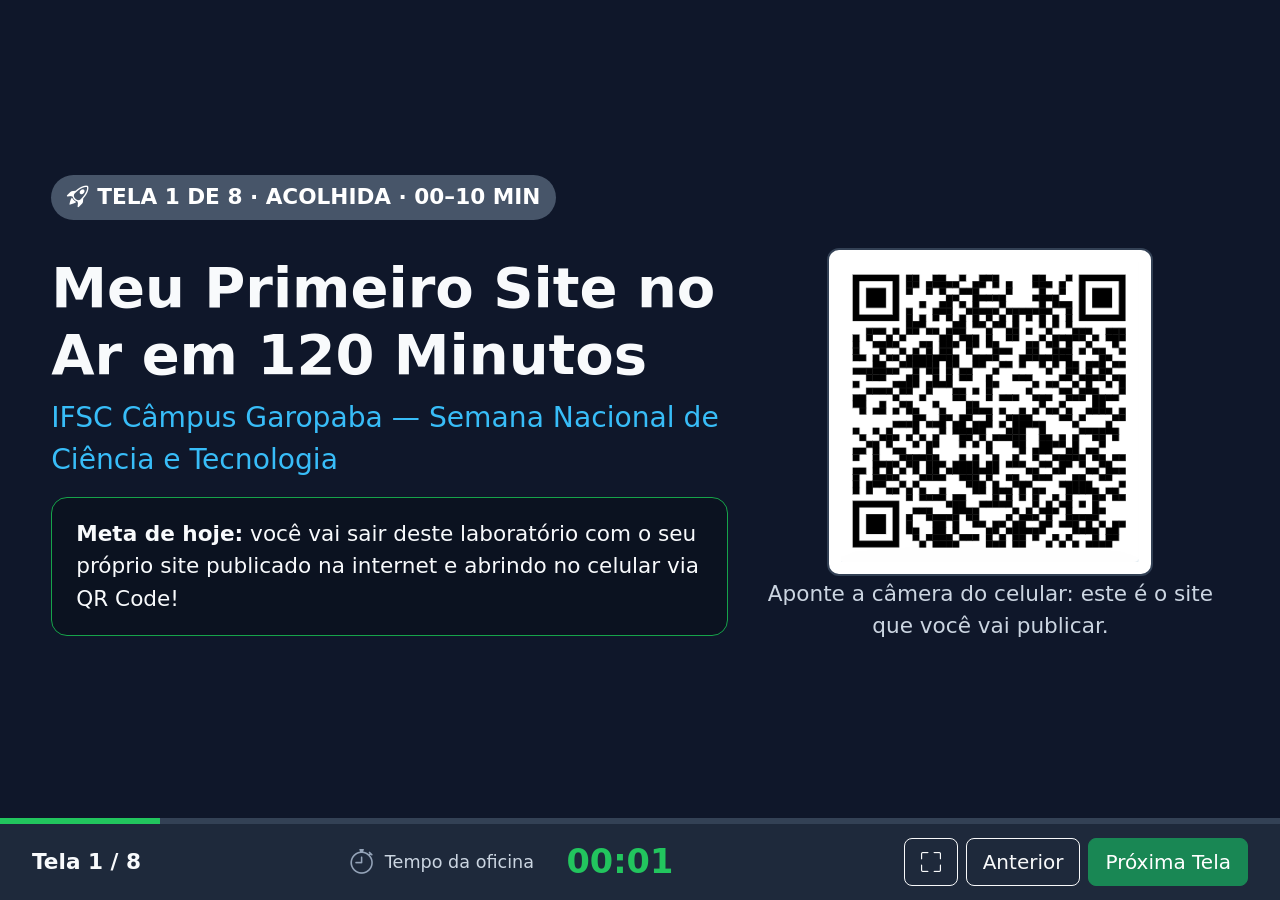
<file: index.html>
<!DOCTYPE html>
<html lang="pt-BR">

<head>
    <meta charset="UTF-8">
    <meta name="viewport" content="width=device-width, initial-scale=1.0">
    <title>Slides-Guia — Oficina SNCT 2026 IFSC Garopaba</title>
    <link href="css/bootstrap.min.css" rel="stylesheet">
    <link href="css/bootstrap-icons.min.css" rel="stylesheet">
    <link href="css/slides.css" rel="stylesheet">
</head>

<body>
    <!--
        Cada <section class="slide"> é uma tela. Os atributos data-inicio e data-fim
        (em minutos, de 0 a 120) registram o horário de cada tela no mapa de 120 min
        da Frente 3. O cronômetro do rodapé mostra o tempo decorrido da oficina.
        Os textos e códigos seguem o Micro-Roteiro do Curso 1 e o starter-kit-snct.zip.
    -->
    <main id="telas">

        <!-- TELA 1 · 00–10 min · Acolhida -->
        <section class="slide ativo" aria-label="Tela 1 de 8" data-inicio="0" data-fim="10">
            <div><span class="selo-bloco selo-acolhida"><i class="bi bi-rocket-takeoff" aria-hidden="true"></i> TELA 1
                    DE 8 · ACOLHIDA · 00–10 MIN</span></div>
            <div class="row g-4 align-items-center mt-1">
                <div class="col-lg-7">
                    <h1 class="display-4 fw-bold">Meu Primeiro Site no Ar em 120 Minutos</h1>
                    <p class="subtitulo">IFSC Câmpus Garopaba — Semana Nacional de Ciência e Tecnologia</p>
                    <div class="caixa-meta">
                        <strong>Meta de hoje:</strong> você vai sair deste laboratório com o seu próprio site
                        publicado na internet e abrindo no celular via QR Code!
                    </div>
                </div>
                <div class="col-lg-5 text-center">
                    <img class="print-tela qr-grande" src="img/qrcode-slide-1.png"
                        data-rotulo="o QR Code do site modelo" alt="QR Code do site modelo publicado">
                    <p class="legenda">Aponte a câmera do celular: este é o site que você vai publicar.</p>
                </div>
            </div>
        </section>

        <!-- TELA 2 · 10–15 min · Moodle -->
        <section class="slide" aria-label="Tela 2 de 8" data-inicio="10" data-fim="15">
            <div><span class="selo-bloco selo-moodle"><i class="bi bi-mortarboard" aria-hidden="true"></i> TELA 2 DE 8 ·
                    MOODLE · 10–15 MIN</span></div>
            <h2 class="display-5 fw-bold mt-3">Passo Inicial: Abra a Sala do Curso 1 no Moodle IFSC</h2>
            <div class="row g-4 align-items-center mt-1">
                <div class="col-lg-7">
                    <ol class="lista-passos">
                        <li>Acesse a <strong>Sala do Curso 1</strong> no Moodle do IFSC.</li>
                        <li>Chave de inscrição: <mark class="troque">SNCT2026</mark></li>
                        <li>Em <strong>Boas-vindas & Kit</strong>, abra o Micro-Roteiro em PDF.</li>
                    </ol>
                    <p class="checkpoint"><strong>Checkpoint:</strong> a Sala do Curso 1 está aberta e você enxerga a
                        Boas-vindas.</p>
                </div>
                <div class="col-lg-5 text-center">
                    <img class="print-tela" src="img/print-slide-2.png" data-rotulo="o print"
                        alt="Print da Sala do Curso 1 no Moodle">
                </div>
            </div>
        </section>

        <!-- TELA 3 · 15–35 min · Bloco 1 -->
        <section class="slide" aria-label="Tela 3 de 8" data-inicio="15" data-fim="35">
            <div><span class="selo-bloco selo-bloco1"><i class="bi bi-palette" aria-hidden="true"></i> TELA 3 DE 8 ·
                    BLOCO 1 · 15–35 MIN</span></div>
            <h2 class="display-5 fw-bold mt-3">Baixe o Starter Kit e personalize as cores</h2>
            <div class="row g-4 align-items-start mt-1">
                <div class="col-lg-7">
                    <ol class="lista-passos">
                        <li>No Moodle, <strong>Bloco 1</strong>: clique em <mark
                                class="troque">starter-kit-snct.zip</mark></li>
                        <li>Extraia na <strong>Área de Trabalho</strong> e abra a pasta <code>starter-kit-snct</code> no
                            <strong>VS Code</strong>.
                        </li>
                        <li>Abra <code>css/estilo.css</code> e troque o bloco <code>:root</code>:</li>
                    </ol>
                    <pre class="codigo-telao mt-3">:root {
  /* BLOCO 1: Altere os codigos de cor abaixo para personalizar seu tema */
  --cor-primaria: <mark>#16a34a</mark>;
  --cor-fundo: <mark>#f0fdf4</mark>;
  --cor-cartao: <mark>#ffffff</mark>;
  --cor-texto: <mark>#1e293b</mark>;
}</pre>
                    <p class="legenda"><mark class="troque">Amarelo</mark> = o que você troca.</p>
                </div>
                <div class="col-lg-5 text-center">
                    <img class="print-tela" src="img/print-slide-3.png" data-rotulo="o print"
                        alt="Print do site com as cores trocadas">
                </div>
            </div>
            <p class="checkpoint"><strong>Checkpoint:</strong> salve (Ctrl+S) e abra o <code>index.html</code> no
                navegador: as cores devem ter mudado.</p>
        </section>

        <!-- TELA 4 · 35–55 min · Bloco 2 (2A) -->
        <section class="slide" aria-label="Tela 4 de 8" data-inicio="35" data-fim="55">
            <div><span class="selo-bloco selo-bloco2a"><i class="bi bi-card-text" aria-hidden="true"></i> TELA 4 DE 8 ·
                    BLOCO 2 · 35–55 MIN</span></div>
            <h2 class="display-5 fw-bold mt-3">Seu nome e os 3 cartões de destaque no index.html</h2>
            <div class="row g-4 align-items-center mt-1">
                <div class="col-lg-7">
                    <p class="rotulo-codigo">Comentário <code>BLOCO 1</code> · nome e frase:</p>
                    <pre class="codigo-telao">&lt;h1 id="nomePessoa"&gt;<mark>Seu Nome ou Nome do Negocio</mark>&lt;/h1&gt;
&lt;p class="bio-texto"&gt;
  <mark>Escreva aqui em uma frase o que voce faz, estuda ou oferece para a comunidade.</mark>
&lt;/p&gt;</pre>
                    <p class="rotulo-codigo">Comentário <code>BLOCO 2</code> · cada cartão (edite os 3):</p>
                    <pre class="codigo-telao">&lt;article class="item-destaque"&gt;
  &lt;h2&gt;<mark>Destaque 1</mark>&lt;/h2&gt;
  &lt;p&gt;<mark>Descreva seu primeiro projeto, habilidade ou produto em destaque.</mark>&lt;/p&gt;
&lt;/article&gt;</pre>
                    <p class="legenda"><mark class="troque">Amarelo</mark> = o que você troca. Ex.: <em>Maria Silva -
                            Doces Artesanais</em></p>
                </div>
                <div class="col-lg-5 text-center">
                    <img class="print-tela" src="img/print-slide-4.png" data-rotulo="o print"
                        alt="Print do nome e dos 3 cartões de destaque no site">
                </div>
            </div>
            <p class="checkpoint"><strong>Checkpoint:</strong> salve e atualize a página (F5). Os 3 cartões mostram os
                seus textos, sem sobrar “Destaque 1”, “Destaque 2” ou “Destaque 3”.</p>
        </section>

        <!-- TELA 5 · 55–70 min · Bloco 2B -->
        <section class="slide" aria-label="Tela 5 de 8" data-inicio="55" data-fim="70">
            <div><span class="selo-bloco selo-bloco2b"><i class="bi bi-whatsapp" aria-hidden="true"></i> TELA 5 DE 8 ·
                    BLOCO 2B · 55–70 MIN</span></div>
            <h2 class="display-5 fw-bold mt-3">Configure o botão direto para o WhatsApp</h2>
            <div class="row g-4 align-items-center mt-1">
                <div class="col-lg-7">
                    <p class="rotulo-codigo">Comentário <code>BLOCO 2B</code> no index.html:</p>
                    <pre class="codigo-telao">&lt;a class="botao-whatsapp"
href="https://wa.me/<mark>5548999999999</mark>?text=Ola!%20Vi%20seu%20site%20na%20SNCT!"
target="_blank" rel="noopener"&gt;
Falar comigo no WhatsApp
&lt;/a&gt;</pre>
                    <p class="legenda"><mark class="troque">Amarelo</mark> = o que você troca: <strong>55 + DDD +
                            número</strong>, tudo junto, sem espaços, traços ou parênteses.</p>
                </div>
                <div class="col-lg-5 text-center">
                    <div class="par-prints">
                        <img class="print-tela" src="img/print-slide-5-parteDeCima.jpeg" data-rotulo="o print 1"
                            alt="Print 1: tela do WhatsApp com o botão Abrir app">
                        <img class="print-tela" src="img/print-slide-5-baixo.png" data-rotulo="o print 2"
                            alt="Print 2: conversa aberta com a mensagem pronta">
                    </div>
                </div>
            </div>
            <p class="checkpoint"><strong>Checkpoint:</strong> clique no botão verde no navegador. O WhatsApp deve abrir
                uma conversa com o número que você digitou e a mensagem pronta.</p>
        </section>

        <!-- TELA 6 · 70–95 min · Bloco 3 -->
        <section class="slide" aria-label="Tela 6 de 8" data-inicio="70" data-fim="95">
            <div><span class="selo-bloco selo-bloco3"><i class="bi bi-github" aria-hidden="true"></i> TELA 6 DE 8 ·
                    BLOCO 3 · 70–95 MIN</span></div>
            <h2 class="display-5 fw-bold mt-3">Suba no GitHub e ative o GitHub Pages</h2>
            <div class="row g-4 align-items-center mt-1">
                <div class="col-lg-8">
                    <ol class="lista-passos">
                        <li>Entre em <strong>github.com</strong> e faça login.
                        </li>
                        <li><strong>New</strong> → Repository name: <mark class="troque">meu-primeiro-site</mark> ·
                            Visibilidade: <mark class="troque">Public</mark> · Add a README: <mark
                                class="troque">desmarcado</mark> → <strong>Create repository</strong></li>
                        <li><strong>uploading an existing file</strong> → arraste <mark class="troque">todo o
                                conteúdo</mark> da pasta <code>starter-kit-snct</code> (index.html, css, img e
                            README.md), não a pasta em si → <strong>Commit changes</strong></li>
                        <li><strong>Settings</strong> → <strong>Pages</strong> → Deploy from a branch → <mark
                                class="troque">main</mark> · <mark class="troque">/ (root)</mark> →
                            <strong>Save</strong>
                        </li>
                        <li>Aguarde 1 a 2 minutos e abra:<br><code
                                class="url">https://SEU-USUARIO.github.io/meu-primeiro-site/</code></li>
                    </ol>
                </div>
                <div class="col-lg-4 text-center">
                    <img class="print-tela" src="img/print-slide-6.png" data-rotulo="o print"
                        alt="Print do GitHub com o repositório criado">
                </div>
            </div>
            <p class="checkpoint"><strong>Checkpoint:</strong> index.html, css, img e README.md aparecem na raiz do
                repositório (o index.html não pode estar dentro de outra pasta). Site com erro 404? Espere mais um
                minuto e atualize com Ctrl+F5.</p>
        </section>

        <!-- TELA 7 · 95–110 min · Bloco 4 -->
        <section class="slide" aria-label="Tela 7 de 8" data-inicio="95" data-fim="110">
            <div><span class="selo-bloco selo-bloco4"><i class="bi bi-qr-code" aria-hidden="true"></i> TELA 7 DE 8 ·
                    BLOCO 4 · 95–110 MIN</span></div>
            <h2 class="display-5 fw-bold mt-3">Gere o QR Code, teste no celular e poste no Mural</h2>
            <div class="row g-4 align-items-center mt-1">
                <div class="col-lg-7">
                    <ol class="lista-passos">
                        <li>Copie o endereço do seu site:<br><code
                                class="url">https://<mark class="troque">SEU-USUARIO</mark>.github.io/<mark class="troque">meu-primeiro-site</mark>/</code>
                        </li>
                        <li>Abra o <strong>gerador de QR Code</strong> indicado pelo instrutor, cole o endereço e baixe
                            a imagem.</li>
                        <li>Aponte a câmera do celular para o QR Code na tela e toque no link. Teste também o botão de
                            WhatsApp.</li>
                        <li>No Moodle: Sala do Curso 1 → <strong>Seção 3 (Bloco 3 e 4: No Ar!)</strong> →
                            <strong>Mural</strong> → cole o endereço do seu site.
                        </li>
                    </ol>
                </div>
                <div class="col-lg-5 text-center">
                    <img class="print-tela" src="img/print-slide-7.png" data-rotulo="o print"
                        alt="Print do gerador de QR Code com o endereço do site">
                </div>
            </div>
            <p class="checkpoint"><strong>Checkpoint:</strong> o seu site abriu no celular, com os seus textos e as suas
                cores, e o botão de WhatsApp abriu a conversa correta.</p>
        </section>

        <!-- TELA 8 · 110–120 min · Pesquisa de satisfação -->
        <section class="slide" aria-label="Tela 8 de 8" data-inicio="110" data-fim="120">
            <div><span class="selo-bloco selo-pesquisa"><i class="bi bi-chat-heart" aria-hidden="true"></i> TELA 8 DE 8
                    · PESQUISA · 110–120 MIN</span></div>
            <h2 class="display-5 fw-bold mt-3">Conta pra gente: pesquisa de satisfação</h2>
            <p class="mt-2">Na <strong>Seção 4 (Avaliação &amp; Certificado)</strong> do Moodle, responda às 3 perguntas
                rápidas, ou aponte o celular para o QR Code:</p>
            <div class="text-center mt-2">
                <img class="qr-pesquisa" src="img/qr-pesquisa.png" alt="QR Code da pesquisa de satisfação">
            </div>
            <p class="checkpoint"><strong>Parabéns!</strong> Você publicou o seu primeiro site na internet.</p>
        </section>
    </main>

    <footer class="barra-rodape">
        <div id="barraProgresso" class="progresso" role="progressbar" aria-label="Progresso da apresentação"
            aria-valuemin="1" aria-valuemax="8" aria-valuenow="1">
            <div id="progressoPreenchido" class="progresso-preenchido"></div>
        </div>

        <span id="indicadorTela" class="fw-bold" aria-live="polite">Tela 1 / 8</span>

        <div class="cronometro" title="Tempo decorrido da oficina (recarregue a página para zerar)">
            <i class="bi bi-stopwatch" aria-hidden="true"></i>
            <span class="cronometro-rotulo">Tempo da oficina</span>
            <span id="cronometroTempo" class="cronometro-tempo" role="timer" aria-live="off">00:00</span>
        </div>

        <nav class="d-flex gap-2" aria-label="Navegação das telas">
            <button class="btn btn-outline-light btn-lg" type="button" onclick="alternarTelaCheia()"
                aria-label="Alternar tela cheia" title="Tela cheia (F)"><i class="bi bi-fullscreen"
                    aria-hidden="true"></i></button>
            <button class="btn btn-outline-light btn-lg" type="button" onclick="mudarSlide(-1)">Anterior</button>
            <button class="btn btn-success btn-lg" type="button" onclick="mudarSlide(1)">Próxima Tela</button>
        </nav>
    </footer>

    <script src="js/slides.js"></script>
</body>

</html>
</file>
<file: css/slides.css>
/* ===== Variáveis de projeção (telão a 6 metros) =====
   Regra do roteiro: texto >= 1.35rem (22px) e código >= 20px. */
:root {
    --fs-texto: clamp(1.35rem, min(1.6vw, 2.6vh), 1.7rem);
    --fs-codigo: clamp(1.25rem, min(1.5vw, 2.4vh), 1.5rem);
    --altura-rodape: 82px;
}

/* ===== Base ===== */
body {
    background: #0f172a;
    color: #f8fafc;
    font-size: var(--fs-texto);
    overflow: hidden;
}

code {
    color: #38bdf8;
    font-size: 0.95em;
    background: rgba(56, 189, 248, 0.12);
    padding: 0 6px;
    border-radius: 4px;
}

/* ===== Telas ===== */
.slide {
    display: none;
    position: relative;
    height: calc(100vh - var(--altura-rodape));
    height: calc(100dvh - var(--altura-rodape));
    padding: clamp(12px, 3vh, 40px) clamp(16px, 4vw, 64px);
    overflow-y: auto;
}

.slide.ativo {
    display: flex;
    flex-direction: column;
    justify-content: flex-start;
    animation: entrada-tela 0.3s ease;
}

/* Centraliza na vertical SEM cortar o topo quando o conteúdo é maior que a janela:
   com "justify-content: center" o início da tela ficava fora do alcance da rolagem. */
.slide.ativo> :first-child {
    margin-top: auto;
}

.slide.ativo> :last-child {
    margin-bottom: auto;
}

@keyframes entrada-tela {
    from {
        opacity: 0;
        transform: translateY(8px);
    }

    to {
        opacity: 1;
        transform: translateY(0);
    }
}

@media (prefers-reduced-motion: reduce) {
    .slide.ativo {
        animation: none;
    }
}

/* Títulos responsivos (sobrescrevem display-4 / display-5 do Bootstrap) */
.slide h1.display-4 {
    font-size: clamp(2rem, 5vw, 3.5rem);
}

.slide h2.display-5 {
    font-size: clamp(1.7rem, 3.2vw, 2.6rem);
    margin-bottom: 0;
}

.subtitulo {
    color: #38bdf8;
    font-size: clamp(1.5rem, 2.2vw, 2rem);
}

.caixa-meta {
    margin-top: 1rem;
    padding: 1.25rem 1.5rem;
    background: #0b1220;
    border: 1px solid #16a34a;
    border-radius: 1rem;
}

/* ===== Selo de bloco (cor por etapa) ===== */
.selo-bloco {
    display: inline-flex;
    align-items: center;
    gap: 8px;
    background: #16a34a;
    color: #fff;
    padding: 6px 16px;
    border-radius: 999px;
    font-weight: 700;
    font-size: 1.35rem;
}

.selo-acolhida {
    background: #475569;
}

.selo-moodle {
    background: #1d4ed8;
}

.selo-bloco1 {
    background: #15803d;
}

.selo-bloco2a {
    background: #0f766e;
}

.selo-bloco2b {
    background: #7c3aed;
}

.selo-bloco3 {
    background: #c2410c;
}

.selo-bloco4 {
    background: #be185d;
}

.selo-pesquisa {
    background: #475569;
}

/* Endereço (URL) sempre inteiro numa linha só */
code.url {
    white-space: nowrap;
}

/* ===== Passos numerados ===== */
ol.lista-passos {
    margin: 0;
    padding: clamp(12px, 1.6vw, 22px) clamp(12px, 1.6vw, 22px) clamp(12px, 1.6vw, 22px) calc(clamp(12px, 1.6vw, 22px) + 1.9em);
    background: #1e293b;
    border-radius: 12px;
}

ol.lista-passos li {
    margin: 0.3rem 0;
    padding-left: 0.2rem;
}

ol.lista-passos li::marker {
    color: #38bdf8;
    font-weight: 700;
}

/* ===== Código ===== */
.rotulo-codigo {
    margin: 0.5rem 0 0.25rem;
    color: #cbd5e1;
    font-weight: 600;
}

pre.codigo-telao {
    background: #1e293b;
    color: #38bdf8;
    padding: clamp(10px, 1.4vw, 20px);
    border-radius: 12px;
    font-size: var(--fs-codigo);
    line-height: 1.35;
    margin-bottom: 0.4rem;
    max-height: 55vh;
    overflow: auto;
    white-space: pre-wrap;
    overflow-wrap: anywhere;
}

/* Destaque do que o aluno troca */
pre.codigo-telao mark,
mark.troque,
.troque {
    background: #fbbf24;
    color: #0f172a;
    padding: 0 6px;
    border-radius: 4px;
    font-weight: 700;
}

.legenda {
    font-size: var(--fs-texto);
    color: #cbd5e1;
    margin: 0.4rem 0 0;
}

/* Checkpoint de vitória de cada bloco */
.checkpoint {
    margin: 0.9rem 0 0;
    padding: 0.55rem 1rem;
    border-left: 6px solid #22c55e;
    background: rgba(34, 197, 94, 0.12);
    border-radius: 0 10px 10px 0;
    font-size: var(--fs-texto);
}

.checkpoint strong {
    color: #4ade80;
}

/* ===== Prints e QR Codes (imagem ou espaço reservado) ===== */
.print-tela {
    max-width: 100%;
    max-height: 46vh;
    border-radius: 12px;
    border: 2px solid #334155;
    background: #fff;
}

.qr-grande {
    max-height: 48vh;
    padding: 12px;
}

.qr-pesquisa {
    max-height: 42vh;
    max-width: 100%;
    background: #fff;
    padding: 12px;
    border-radius: 12px;
}

.print-placeholder {
    display: flex;
    align-items: center;
    justify-content: center;
    text-align: center;
    min-height: 220px;
    padding: 16px;
    border: 2px dashed #64748b;
    border-radius: 12px;
    color: #cbd5e1;
    font-size: 1.35rem;
}

/* ===== Rodapé, progresso e cronômetro ===== */
.barra-rodape {
    position: relative;
    height: var(--altura-rodape);
    background: #1e293b;
    padding: 6px 32px 0;
    display: flex;
    align-items: center;
    justify-content: space-between;
    gap: 16px;
}

.progresso {
    position: absolute;
    top: 0;
    left: 0;
    right: 0;
    height: 6px;
    background: #334155;
}

.progresso-preenchido {
    height: 100%;
    width: 0;
    background: #22c55e;
    transition: width 0.3s ease;
}

.cronometro {
    display: flex;
    align-items: center;
    gap: 10px;
    font-variant-numeric: tabular-nums;
}

.cronometro>.bi-stopwatch {
    font-size: 1.6rem;
    color: #94a3b8;
}

.cronometro-rotulo {
    color: #cbd5e1;
    font-size: 1.1rem;
}

.cronometro-tempo {
    min-width: 6.5ch;
    text-align: center;
    font-size: 2.1rem;
    font-weight: 700;
    color: #22c55e;
}

/* Telas de pouca altura (notebook / projetor 720p): economiza espaço vertical
   sem diminuir as fontes, para as telas continuarem sem rolagem. */
@media (max-height: 900px) {
    .slide {
        padding-top: 4px;
        padding-bottom: 4px;
    }

    ol.lista-passos {
        padding-top: 8px;
        padding-bottom: 8px;
    }

    ol.lista-passos li {
        margin: 0.15rem 0;
    }

    pre.codigo-telao {
        padding: 8px 14px;
    }

    .checkpoint {
        margin-top: 0.5rem;
        padding: 0.35rem 0.8rem;
    }

    .rotulo-codigo {
        margin: 0.25rem 0 0.15rem;
    }

    .legenda {
        margin-top: 0.15rem;
    }

    .slide h2.display-5 {
        line-height: 1.15;
    }
}

@media (max-height: 760px) {
    pre.codigo-telao {
        line-height: 1.22;
        padding: 6px 12px;
        margin-bottom: 0.2rem;
    }

    .selo-bloco {
        padding: 2px 14px;
    }

    .slide h2.display-5 {
        font-size: clamp(1.5rem, 2.8vw, 2.2rem);
    }
}

@media (max-width: 992px) {
    .cronometro-rotulo {
        display: none;
    }
}

@media (max-width: 768px) {
    .barra-rodape {
        padding: 6px 12px 0;
        gap: 8px;
    }

    .cronometro-tempo {
        font-size: 1.6rem;
    }
}

/* Dois prints, um em cima do outro (Tela 5) */
.par-prints {
    display: flex;
    flex-direction: column;
    align-items: center;
    gap: 8px;
}

.par-prints .print-tela {
    max-width: 100%;
    max-height: 27vh;
}

.par-prints .print-placeholder {
    width: 100%;
    min-height: 18vh;
    font-size: 1.1rem;
}
</file>
